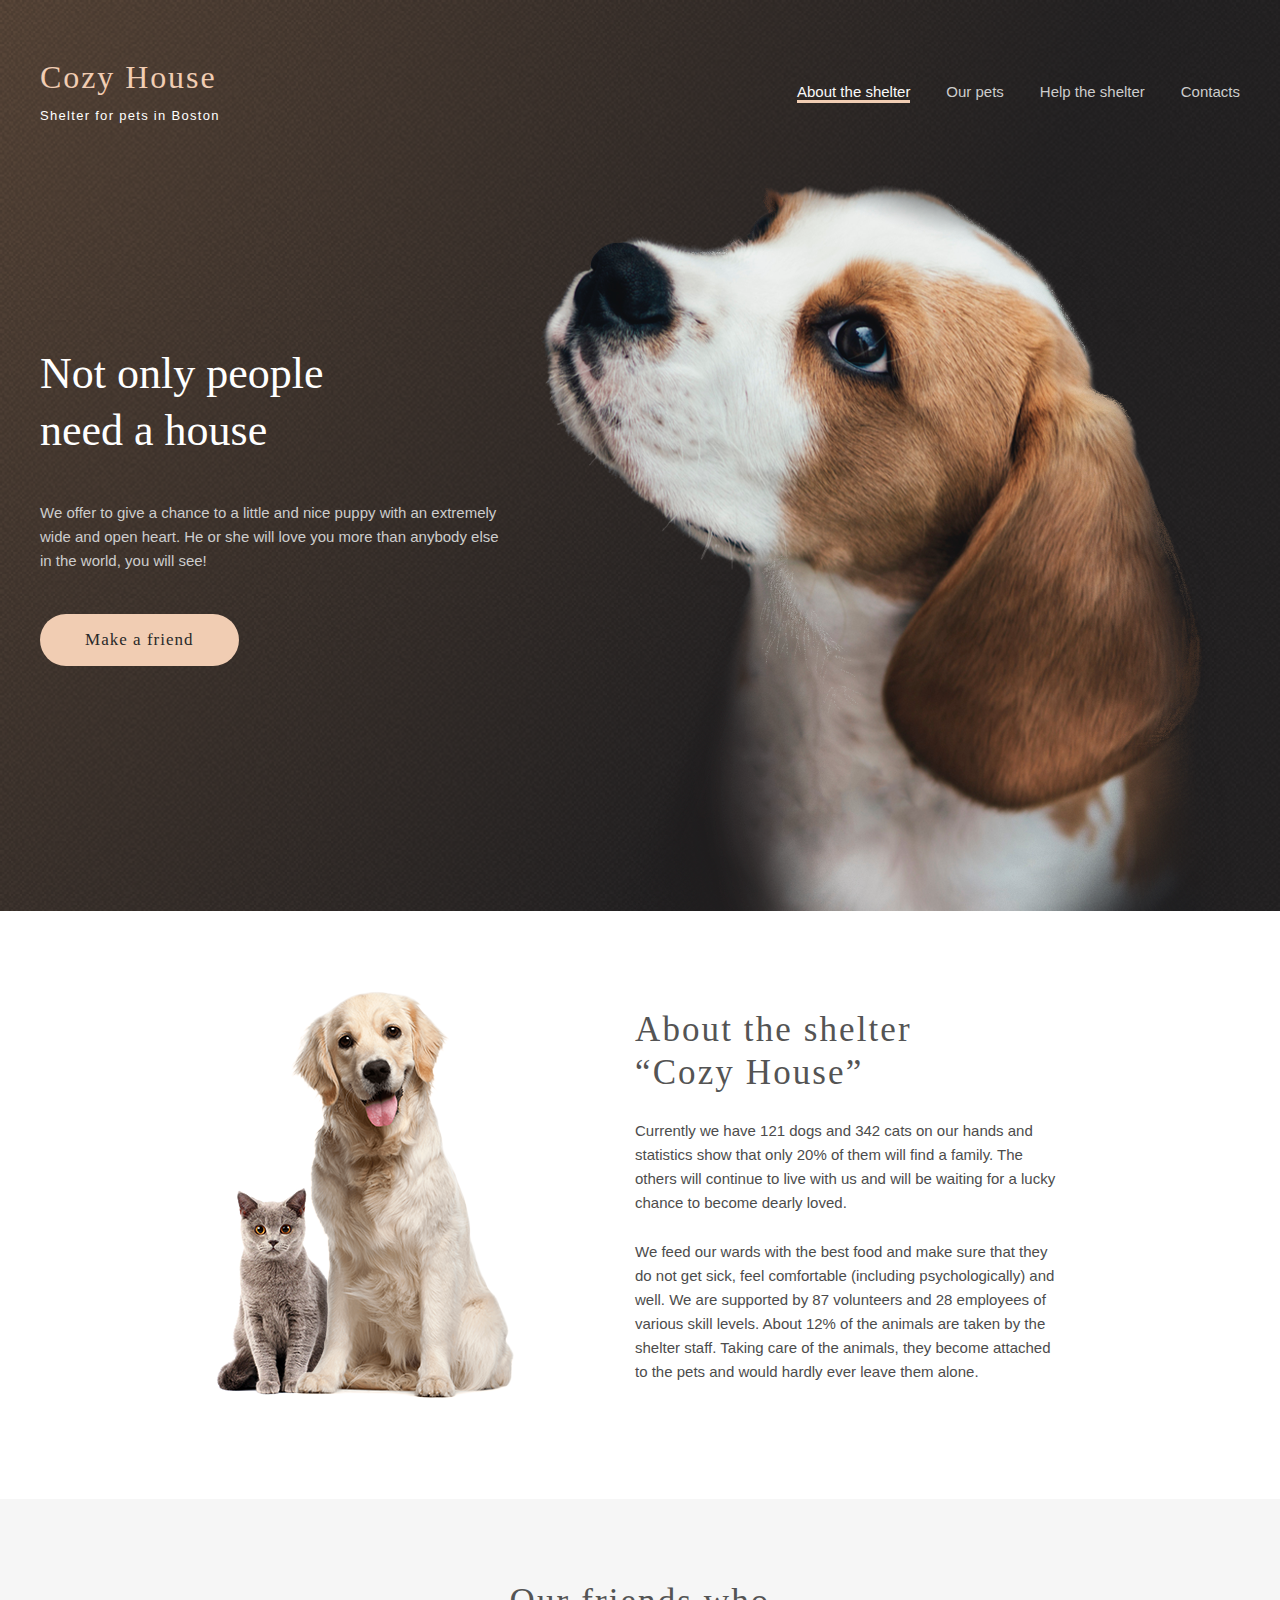
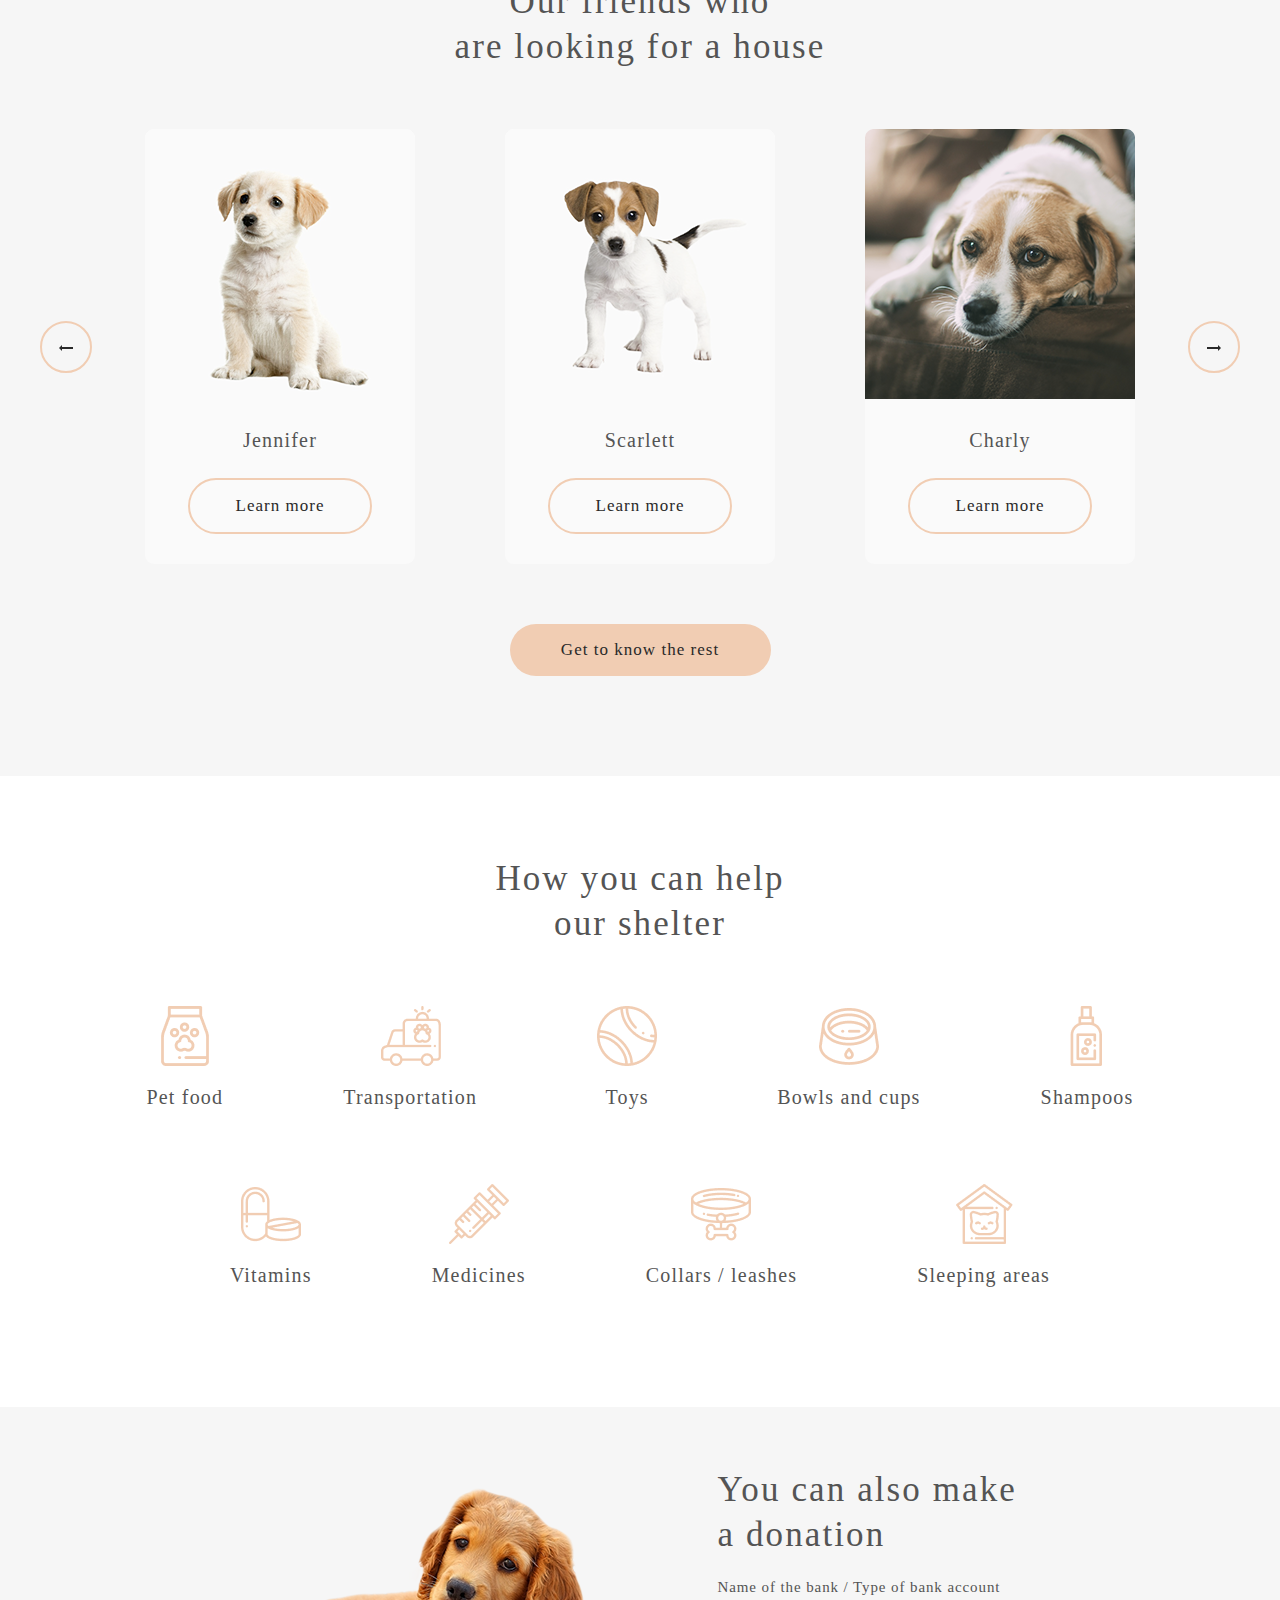
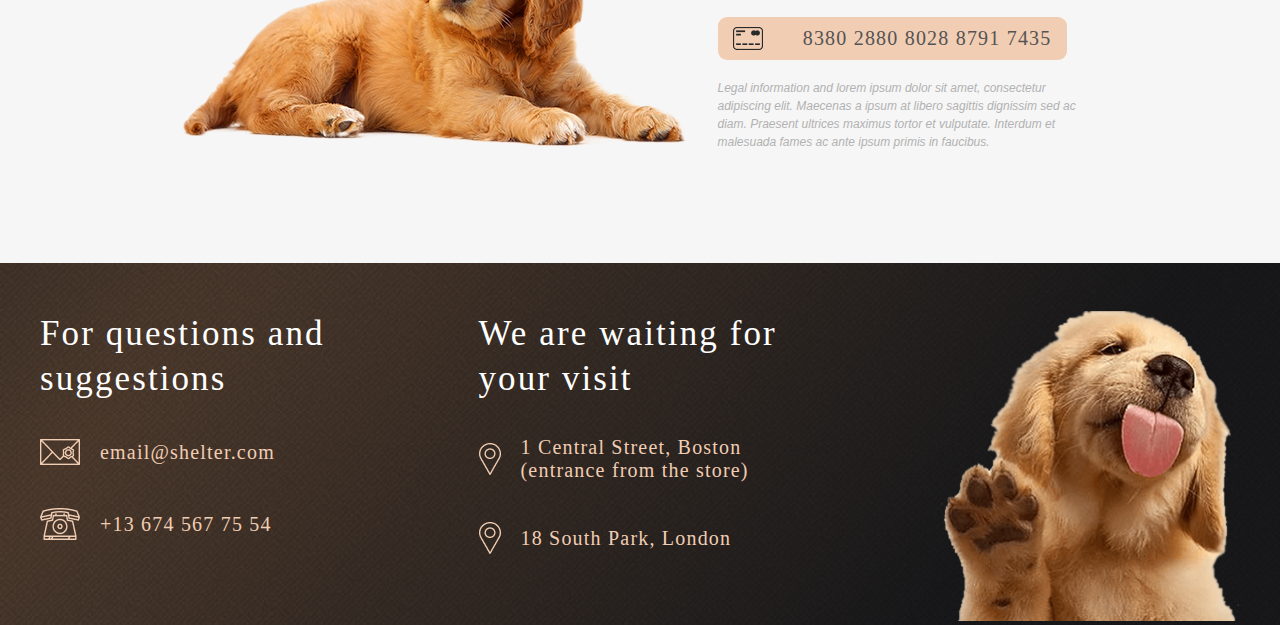
<file: shelter/pages/main/index.html>
<!DOCTYPE html>
<html lang="en">
<head>
    <meta charset ="UTF-8"/>
    <meta name="viewport" content="width=device-width, initial-scale=1">
    <title>Shelter</title>
    <link href="style.css" rel="stylesheet" type="text/css">
</head>
<body>
    <div class="wrapper">
        <div class="header">
            <div class="container">
                <header>
                    <div class="header_menu">
                        <div class="logo">
                            <h1>Cozy House</h1>
                            <p>Shelter for pets in Boston</p>
                        </div> 
                        <div class="menu">
                            <ul>
                                <li><a href="javascript:scroll(0,0)" class="active">About the shelter</a></li>
                                <li><a href="../pets/index.html">Our pets</a></li>
                                <li>Help the shelter</li>
                                <li>Contacts</li>
                            </ul>
                        </div>
                        <div class="burger-menu">
                            <img src="../../assets/images/Burger-main.png">
                        </div>
                        <div class="mobile_menu_container">
                            <div class="mobile_header">
                                <div class="logo">
                                    <h1>Cozy House</h1>
                                    <p>Shelter for pets in Boston</p>
                                </div>
                                <div class="burger-menu second_burger">
                                    <img src="../../assets/images/Burger-main.png">
                                </div> 
                            </div>
                            <div class="mobile_menu">
                                <ul>
                                    <li><a href="index.html" class="active">About the shelter</a></li>
                                    <li><a href="../pets/index.html">Our pets</a></li>
                                    <li><a href="#">Help the shelter</a></li>
                                    <li><a href="#">Contacts</a></li>
                                </ul>
                            </div>
                        </div>
                     </div>
                </header> 
                <div class="header_main">
                    <div class="header_main_title">
                        <h2>Not only people need a house</h2>
                        <p>We offer to give a chance to a little and nice puppy with an extremely wide and open heart. He or she will love you more than anybody else in the world, you will see!</p>
                        <a href="../pets/index.html"><button class="header_main_btn">Make a friend</button></a>
                    </div>
                    <div class="header_main_image">
                        <img src="../../assets/images/start-screen-puppy.png">
                    </div>
                </div>
            </div>
        </div>
        <main>
            <div class="about">
                <div class="container">
                    <div class="about_image">
                        <img src="../../assets/images/about-pets.png">
                    </div>
                    <div class="about_title">
                        <h3>About the shelter<br> “Cozy House”</h3>
                        <p>Currently we have 121 dogs and 342 cats on our hands and statistics show that only 20% of them will find a family. The others will continue to live with us and will be waiting for a lucky chance to become dearly loved.</p>
                        <p>We feed our wards with the best food and make sure that they do not get sick, feel comfortable (including psychologically) and well. We are supported by 87 volunteers and 28 employees of various skill levels. About 12% of the animals are taken by the shelter staff. Taking care of the animals, they become attached to the pets and would hardly ever leave them alone.</p>
                    </div>
                </div> 
            </div>
            <div class="main_pets">
                <div class="container">
                    <h3>Our friends who<br> are looking for a house</h3>
                    <div class="pets_slider">
                        <div class="arrow arrow_left">
                            <button class="arrow_btn arrow_left_btn"><img src="../../assets/images/Arrow.png"></button>
                        </div>
                        <div class="main_pets_wrap">
                            <div class="main_pets_wrap_slider">
                                <!-- <div class="pet_card">
                                    <div class="pet_card_img">
                                        <img src="../../assets/images/pets-katrine.png">
                                    </div>
                                    <h5>Katrine</h5>
                                    <button class="pet_card_btn">Learn more</button>
                                </div>
                                <div class="pet_card">
                                    <div class="pet_card_img">
                                        <img src="../../assets/images/pets-jennifer.png">
                                    </div>
                                    <h5>Jennifer</h5>
                                    <button class="pet_card_btn">Learn more</button>
                                </div>
                                <div class="pet_card">
                                    <div class="pet_card_img">
                                        <img src="../../assets/images/pets-woody.png">
                                    </div>
                                    <h5>Woody</h5>
                                    <button class="pet_card_btn">Learn more</button>
                                </div> -->
                            </div>  
                        </div> 
                         <div class="arrow arrow_right">
                            <button class="arrow_btn arrow_right_btn"><img src="../../assets/images/Arrow-right.png"></button>
                        </div> 
                    </div>
                    <a href="../pets/index.html"><button class="main_pets_more_btn">Get to know the rest</button></a>
                </div>
            </div>
            <div class="help">
                <div class="container">
                    <h3>How you can help our shelter</h3>
                    <div class="help_main">
                        <div class="help_card">
                            <div class="help_card_img">
                                <img src="../../assets/images/icon-pet-food.png">
                            </div>
                            <p>Pet food</p>
                        </div>
                        <div class="help_card">
                            <div class="help_card_img">
                                <img src="../../assets/images/icon-transportation.png">
                            </div>
                            <p>Transportation</p>
                        </div>
                        <div class="help_card">
                            <div class="help_card_img">
                                <img src="../../assets/images/icon-toys.png">
                            </div>
                            <p>Toys</p>
                        </div>
                        <div class="help_card">
                            <div class="help_card_img">
                                <img src="../../assets/images/icon-bowls-and-cups.png">
                            </div>
                            <p>Bowls and cups</p>
                        </div>
                        <div class="help_card">
                            <div class="help_card_img">
                                <img src="../../assets/images/icon-shampoos.png">
                            </div>
                            <p>Shampoos</p>
                        </div>
                        <div class="help_card">
                            <div class="help_card_img">
                                <img src="../../assets/images/icon-vitamins.png">
                            </div>
                            <p>Vitamins</p>
                        </div>
                        <div class="help_card">
                            <div class="help_card_img">
                                <img src="../../assets/images/icon-medicines.png">
                            </div>
                            <p>Medicines</p>
                        </div>
                        <div class="help_card">
                            <div class="help_card_img">
                                <img src="../../assets/images/icon-collars-leashes.png">
                            </div>
                            <p>Collars / leashes</p>
                        </div>
                        <div class="help_card">
                            <div class="help_card_img">
                                <img src="../../assets/images/icon-sleeping-area.png">
                            </div>
                            <p>Sleeping areas</p>
                        </div>
                    </div>
                </div>
            </div>
            <div class="donation">
                <div class="container">
                    <div class="donation_img">
                        <img src="../../assets/images/donation-dog.png">
                    </div>
                    <div class="donation_title">
                        <h3>You can also make a donation</h3>
                        <p class="name_bank">Name of the bank / Type of bank account</p>
                        <div class="credit_card">
                            <a href="#">
                                <img src="../../assets/images/credit-card.png">
                                <span>8380 2880 8028 8791 7435</span>
                            </a> 
                        </div>
                        <p class="donation_info">Legal information and lorem ipsum dolor sit amet, consectetur adipiscing elit. Maecenas a ipsum at libero sagittis dignissim sed ac diam. Praesent ultrices maximus tortor et vulputate. Interdum et malesuada fames ac ante ipsum primis in faucibus.</p>
                    </div>
                </div>
            </div>
        </main>
        <footer>
            <div class="container">
                <div class="contacts email_and_telefon_block">
                    <h3>For questions and suggestions</h3>
                    <div class="contacts_container">
                        <div class="contact email">
                            <a href="mailto:email@shelter.com">
                                <div class="contact_icon">
                                    <img src="../../assets/images/icon-email.png">
                                </div>
                                <p>email@shelter.com</p>
                            </a>    
                        </div>
                        <div class="contact telefon">
                            <a href="tel:+136745677554">
                                <div class="contact_icon">
                                    <img src="../../assets/images/icon-phone.png">
                                </div>
                                <p>+13 674 567 75 54</p>
                            </a> 
                        </div>
                    </div>
                </div>
                <div class="contacts adress_block">
                    <h3>We are waiting for your visit</h3>
                    <div class="contacts_container">
                        <div class="contact adress_one">
                            <a href="https://goo.gl/maps/2P7M9T7A7yiMBicH7" target="_blank">
                                <div class="contact_icon">
                                    <img src="../../assets/images/icon-marker.png">
                                </div>
                                <p>1 Central Street, Boston (entrance from the store)</p>
                            </a>   
                        </div>
                        <div class="contact adress_two">
                            <a href="https://goo.gl/maps/NYM5RBg9KrAisBM88" target="_blank">
                                <div class="contact_icon">
                                    <img src="../../assets/images/icon-marker.png">
                                </div>
                                <p>18 South Park, London</p>
                            </a>
                        </div>
                    </div>  
                </div>
                <div class="img_block">
                    <img src="../../assets/images/footer-puppy.png">
                </div>
            </div>
        </footer>
    </div>
    <div class="modal_container" id="modal">
        <div class="modal_container_wrap">
            <button class="close_btn" id="close"><img src="../../assets/images/Vector.png"></button>
            <div class="modal">
            
                <!-- <button class="close_btn" id="close"> <img src="../../assets/images/Vector.png"></button>
                <div class="modal_wrap">
                    <div class="modal_img">
                        <img src="../../assets/images/pets-katrine.png">
                    </div>
                    <div class="modal_content">
                        <h3>Jennifer</h3>
                        <h4>Dog - Labrador</h4>
                        <h5>Jennifer is a sweet 2 months old Labrador that is patiently waiting to find a new forever home. This girl really enjoys being able to go outside to run and play, but won't hesitate to play up a storm in the house if she has all of her favorite toys.</h5>
                        <ul class="modal_content_list">
                            <li><span>Age: </span> 2 months</li>
                            <li><span>Inoculations: </span> none</li>
                            <li><span>Diseases: </span> none</li>
                            <li><span>Parasites: </span> none</li>
                        </ul>
                    </div>
                </div> -->
            </div>
        </div>
    </div>
    <script src="sliderMain.js"></script>
    <script src="script.js"></script>
    <script src="arrayMain.js"></script>
</body>
</file>
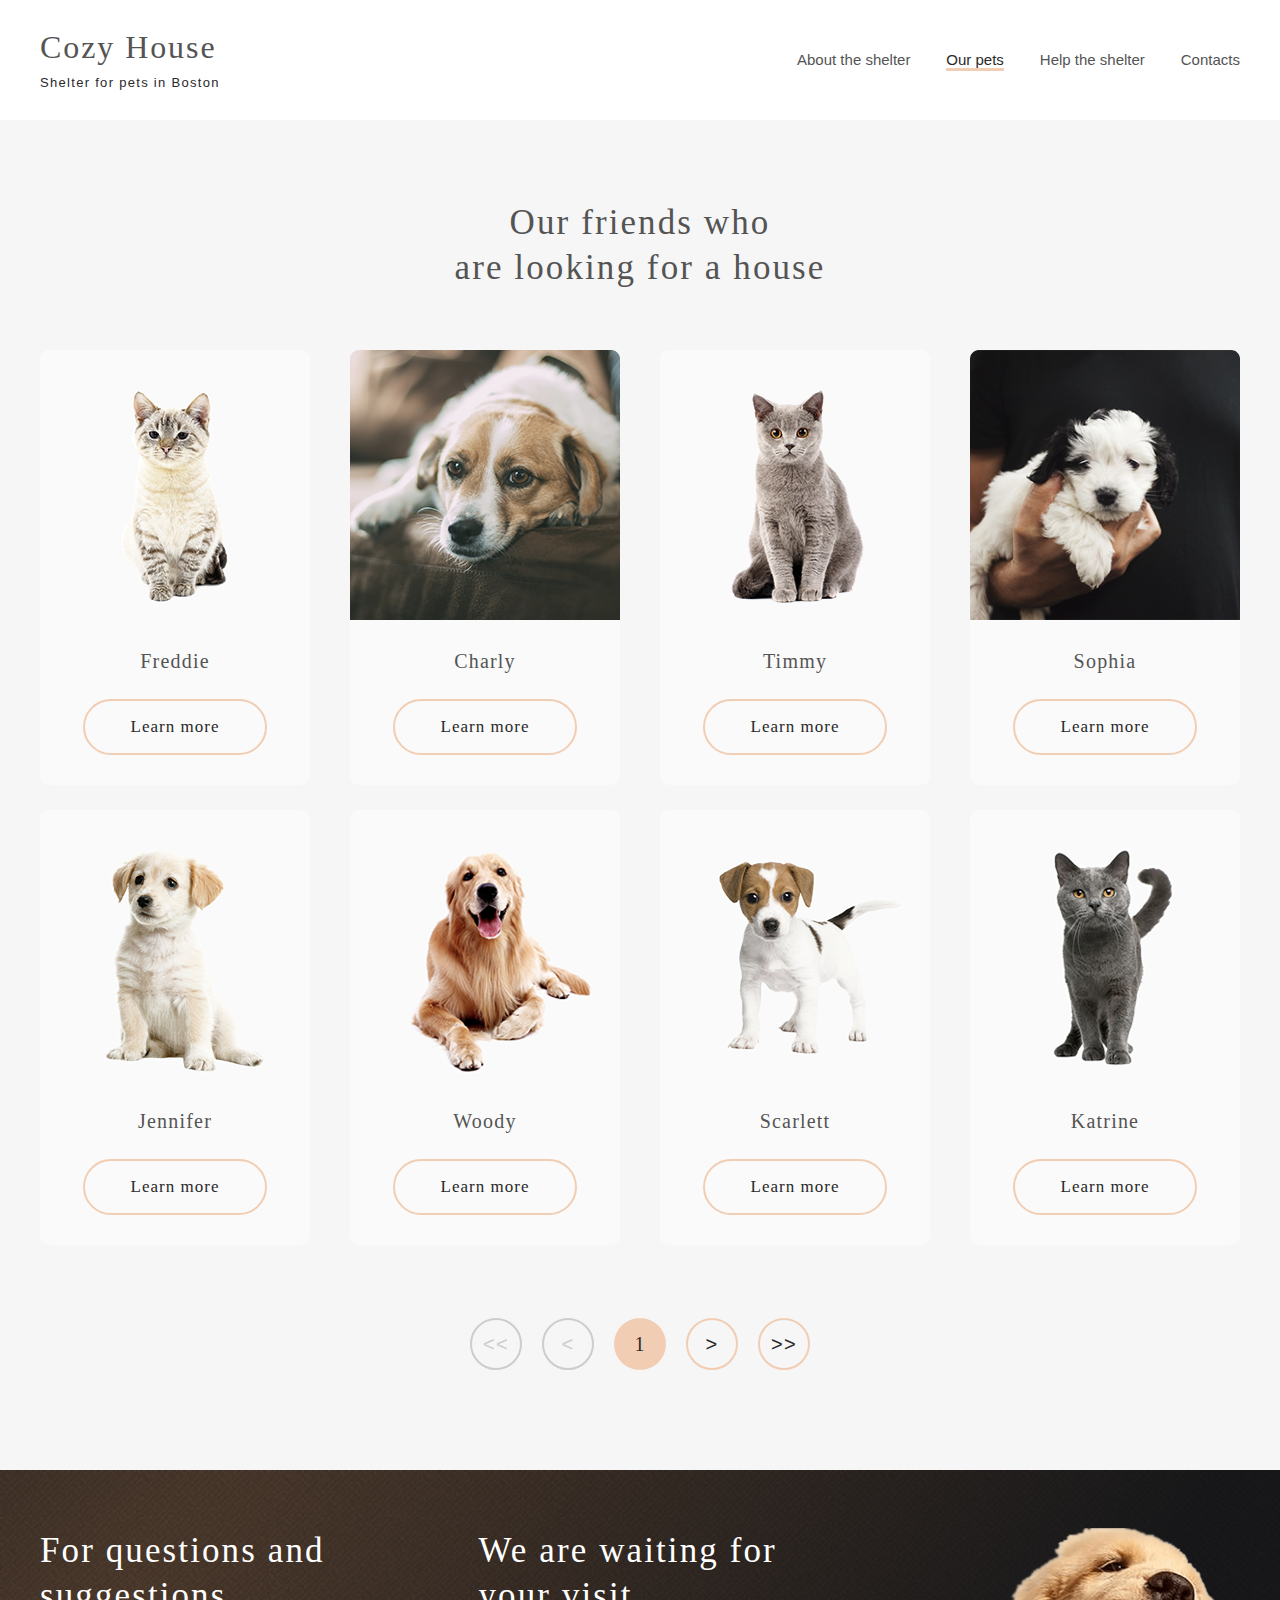
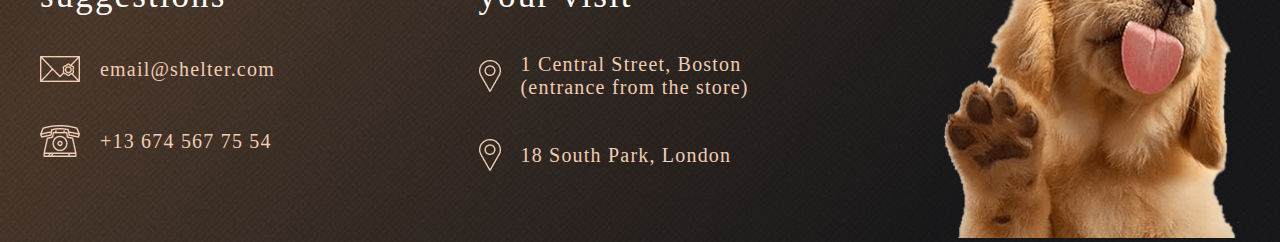
<file: shelter/pages/pets/index.html>
<!DOCTYPE html>
<html lang="en">
<head>
    <meta charset ="UTF-8"/>
    <meta name="viewport" content="width=device-width, initial-scale=1">
    <title>Shelter</title>
    <link href="style.css" rel="stylesheet" type="text/css">
</head>
<body>
    <div class="wrapper">
        <header class="header">
            <div class="container">
                <div class="header_menu">
                    <a href="../main/index.html" class="logo">
                        <h1>Cozy House</h1>
                        <p>Shelter for pets in Boston</p>
                    </a> 
                    <div class="menu">
                        <ul>
                            <li><a href="../main/index.html">About the shelter</a></li>
                            <li><a href="javascript:scroll(0,0)" class="active">Our pets</a></li>
                            <li>Help the shelter</li>
                            <li>Contacts</li>
                        </ul>
                    </div>
                    <div class="burger-menu">
                        <img src="../../assets/images/Burger.png">
                    </div>
                    <div class="mobile_menu_container">
                        <div class="mobile_header">
                            <a href="../main/index.html" class="logo">
                                <h1>Cozy House</h1>
                                <p>Shelter for pets in Boston</p>
                            </a> 
                            <div class="burger-menu second_burger">
                                <img src="../../assets/images/Burger.png">
                            </div> 
                        </div>
                        <div class="mobile_menu">
                            <ul>
                                <li><a href="../main/index.html">About the shelter</a></li>
                                <li><a href="index.html" class="active">Our pets</a></li>
                                <li><a href="#">Help the shelter</a></li>
                                <li><a href="#">Contacts</a></li>
                            </ul>
                        </div>
                    </div>
                 </div>
            </div>
        </header> 
        <main class="main">
            <div class="pets_block">
                <div class="container">
                    <h3>Our friends who<br>
                        are looking for a house</h3>
                    <div class="pets_block_wrapper">
                        <div class="main_pets_wrap_slider"></div>
                        <!-- <div class="pet_card">
                            <div class="pet_card_img">
                                <img src="../../assets/images/pets-katrine.png">
                            </div>
                            <h5>Katrine</h5>
                            <button class="pet_card_btn">Learn more</button>
                        </div>
                        <div class="pet_card">
                            <div class="pet_card_img">
                                <img src="../../assets/images/pets-jennifer.png">
                            </div>
                            <h5>Jennifer</h5>
                            <button class="pet_card_btn">Learn more</button>
                        </div>
                        <div class="pet_card">
                            <div class="pet_card_img">
                                <img src="../../assets/images/pets-woody.png">
                            </div>
                            <h5>Woody</h5>
                            <button class="pet_card_btn">Learn more</button>
                        </div>
                        <div class="pet_card">
                            <div class="pet_card_img">
                                <img src="../../assets/images/pets-sophia.png">
                            </div>
                            <h5>Sophia</h5>
                            <button class="pet_card_btn">Learn more</button>
                        </div>
                        <div class="pet_card">
                            <div class="pet_card_img">
                                <img src="../../assets/images/pets-timmy.png">
                            </div>
                            <h5>Timmy</h5>
                            <button class="pet_card_btn">Learn more</button>
                        </div>
                        <div class="pet_card">
                            <div class="pet_card_img">
                                <img src="../../assets/images/pets-charly.png">
                            </div>
                            <h5>Charly</h5>
                            <button class="pet_card_btn">Learn more</button>
                        </div>
                        <div class="pet_card">
                            <div class="pet_card_img">
                                <img src="../../assets/images/pets-scarlet.png">
                            </div>
                            <h5>Scarlett</h5>
                            <button class="pet_card_btn">Learn more</button>
                        </div>
                        <div class="pet_card">
                            <div class="pet_card_img">
                                <img src="../../assets/images/pets-freddie.png">
                            </div>
                            <h5>Freddie</h5>
                            <button class="pet_card_btn">Learn more</button>
                        </div> -->
                    </div> 
                    <div class="pagination">
                        <div class="back-double">
                            <button type="button">&lt;&lt;</button>
                        </div>
                        <div class="back">
                            <button type="button">&lt;</button>
                        </div>
                        <div class="page">
                            <span></span>
                        </div>
                        <div class="next">
                            <button>&gt;</button>
                        </div>
                        <div class="next-double">
                            <button>&gt;&gt;</button>
                        </div>
                    </div>   
                </div>
            </div>
        </main>
        <footer>
            <div class="container">
                <div class="contacts email_and_telefon_block">
                    <h3>For questions and suggestions</h3>
                    <div class="contacts_container">
                        <div class="contact email">
                            <a href="mailto:email@shelter.com">
                                <div class="contact_icon">
                                    <img src="../../assets/images/icon-email.png">
                                </div>
                                <p>email@shelter.com</p>
                            </a>    
                        </div>
                        <div class="contact telefon">
                            <a href="tel:+136745677554">
                                <div class="contact_icon">
                                    <img src="../../assets/images/icon-phone.png">
                                </div>
                                <p>+13 674 567 75 54</p>
                            </a> 
                        </div>
                    </div>
                </div>
                <div class="contacts adress_block">
                    <h3>We are waiting for your visit</h3>
                    <div class="contacts_container">
                        <div class="contact adress_one">
                            <a href="https://goo.gl/maps/2P7M9T7A7yiMBicH7" target="_blank">
                                <div class="contact_icon">
                                    <img src="../../assets/images/icon-marker.png">
                                </div>
                                <p>1 Central Street, Boston (entrance from the store)</p>
                            </a>   
                        </div>
                        <div class="contact adress_two">
                            <a href="https://goo.gl/maps/NYM5RBg9KrAisBM88" target="_blank">
                                <div class="contact_icon">
                                    <img src="../../assets/images/icon-marker.png">
                                </div>
                                <p>18 South Park, London</p>
                            </a>
                        </div>
                    </div>  
                </div>
                <div class="img_block">
                    <img src="../../assets/images/footer-puppy.png">
                </div>
            </div>
        </footer>
    </div>
    <div class="modal_container" id="modal">
        <div class="modal_container_wrap">
            <button class="close_btn" id="close"><img src="../../assets/images/Vector.png"></button>
            <div class="modal">
            
                <!-- <button class="close_btn" id="close"> <img src="../../assets/images/Vector.png"></button>
                <div class="modal_wrap">
                    <div class="modal_img">
                        <img src="../../assets/images/pets-katrine.png">
                    </div>
                    <div class="modal_content">
                        <h3>Jennifer</h3>
                        <h4>Dog - Labrador</h4>
                        <h5>Jennifer is a sweet 2 months old Labrador that is patiently waiting to find a new forever home. This girl really enjoys being able to go outside to run and play, but won't hesitate to play up a storm in the house if she has all of her favorite toys.</h5>
                        <ul class="modal_content_list">
                            <li><span>Age: </span> 2 months</li>
                            <li><span>Inoculations: </span> none</li>
                            <li><span>Diseases: </span> none</li>
                            <li><span>Parasites: </span> none</li>
                        </ul>
                    </div>
                </div> -->
            </div>
        </div>
    </div>
    <script src="slider.js"></script>
    <script src="script.js"></script>  
    <script src="array.js"></script>
</body>
</file>
<file: shelter/pages/main/style.css>
* {
    box-sizing: border-box;
}
body {
    margin: 0;
}
button {
    outline: none;
}
.wrapper {
    max-width: 1280px;
    margin: 0 auto;
}
.container {
    max-width: 1200px;
    width: 100%;
    margin: 0 auto;
    padding: 80px 0 100px 0;
}
.header {
    background-image: url(../../assets/images/start-screen-gradient-background.png);
    background-size: cover;
}
.header .container {
    padding: 60px 0 0 0;
}
.header_menu {
    display: flex;
    align-items: center;
    justify-content: space-between;
    /* padding: 60px 0; */
}
.header_main {
    height: 728px;
    display: flex;
    /* align-items: center; */
    margin-top: 60px;
}
.header_main_image {
    margin-left: 40px;
}
.logo h1 {
    font-family: Georgia;
    font-style: normal;
    font-weight: normal;
    font-size: 32px;
    line-height: 35px;
    letter-spacing: 0.06em;
    color: #F1CDB3;
    margin: 0;
}
.logo p {
    font-family: Arial;
    font-style: normal;
    font-weight: normal;
    font-size: 13px;
    line-height: 15px;
    letter-spacing: 0.1em;
    color: #FFFFFF;
    margin-bottom: 0;
}
.mobile_header {
    display: flex;
    align-items: center;
    justify-content: space-between;
    background: #292929;
    width: 320px;
    padding: 30px 10px 158px;
}
.menu ul {
    list-style: none;
    padding: 0;
    display: flex;
    justify-content: space-between;
    width: 443px;
}
.mobile_menu ul {
    list-style: none;
    padding: 0;
}
.menu ul li a.active, .mobile_menu ul li a.active {
    color: #FAFAFA;
    border-bottom: 3px solid #F1CDB3;
}
.menu ul li a, .mobile_menu ul li a, .menu ul li {
    font-family: Arial;
    font-style: normal;
    font-weight: normal;
    font-size: 15px;
    line-height: 24px;
    color: #CDCDCD;
    text-decoration: none;
    cursor: pointer;
}
.mobile_menu_container{
	position: fixed;
    top: 0px;
	width: 100%;
    height: 100%;
    background: rgba(41, 41, 41, 0.6);
    z-index: 2;
    right:-180%;
    -webkit-transition: all 500ms;
    -webkit-transition: all 500ms;
    -moz-transition: all 500ms;
    -o-transition: all 500ms;
    transition: all 500ms;
    display: flex;
    flex-flow: column;
    align-items: flex-end;
}
.second_burger {
    margin-right: 43px;
}
.mobile_menu{
	width: 320px;
	overflow: hidden;
    background: #292929;
    text-align: center;
    height: 100%;
}
.noscroll{
    overflow: hidden;
}
.activity {
    right: 0;
    -webkit-transition: all 500ms;
    -webkit-transition: all 500ms;
    -moz-transition: all 500ms;
    -o-transition: all 500ms;
    transition: all 500ms;
}
.header_main_title {
    margin-top: -132px;
}
.header_main_title h2 {
    font-family: Georgia;
    font-style: normal;
    font-weight: normal;
    font-size: 44px;
    line-height: 57px;
    color: #FFFFFF;
    width: 310px;
}
.mobile_header .burger-menu {
    transform: rotate(90deg);
}
.header_main_title {
    margin-top: 125px;
}
.header_main_title p {
    font-family: Arial;
    font-style: normal;
    font-weight: normal;
    font-size: 15px;
    line-height: 24px;
    color: #CDCDCD;
    margin-top: 42px;
    width: 460px;
}
.header_main_btn {
    background: #F1CDB3;
    border-radius: 100px;
    padding: 15px 45px;
    font-family: Georgia;
    font-style: normal;
    font-weight: normal;
    font-size: 17px;
    line-height: 22px;
    letter-spacing: 0.06em;
    color: #292929;
    margin-top: 26px;
    border: none;
}
body.hide_menu .logo, body.hide_menu .burger-menu {
    display: none;
}
body.hide_menu .mobile_header .logo, body.hide_menu .mobile_header .burger-menu {
    display: block;
}
.about {
    height: 588px;
    background: #FFFFFF;
}
.about .container {
    display: flex;
    /* align-items: center; */
    height: 100%;
    justify-content: center;
}
.about_title h3 {
    font-family: Georgia;
    font-style: normal;
    font-weight: normal;
    font-size: 35px;
    line-height: 43px;
    letter-spacing: 0.06em;
    color: #545454;
    margin-top: 17px;
    margin-bottom: 0;
}
.about_title p {
    font-family: Arial;
    font-style: normal;
    font-weight: normal;
    font-size: 15px;
    line-height: 24px;
    color: #4C4C4C;
    margin-top: 25px;
}
.about_image {
    margin-right: 120px;
}
.about_title {
    width: 430px;
}
.main_pets {
    background: #F6F6F6;
    height: 877px;
    display: flex;
}
.pets_slider, .main_pets_wrap {
    display: flex;
    align-items: center;
    justify-content: space-between;
}
.main_pets .container, .help .container {
    display: flex;
    align-items: center;
    flex-flow: column;
    justify-content: space-between;
}
.pets_slider {
    width: 100%;
}
.arrow_btn {
    width: 52px;
    height: 52px;
    border: 2px solid #F1CDB3;
    border-radius: 100px;
    background: inherit;
}
.pet_card {
    width: 270px;
    height: 435px;
    background: #FAFAFA;
    border-radius: 9px;
    display: flex;
    flex-flow: column;
    align-items: center;
    justify-content: space-between;
    margin: 0 45px;
}
.main_pets_wrap {
    width: 1080px;
    overflow: hidden;  
}
.main_pets_wrap_slider {
    width: 100%;
    transition: right 0.3s;
    display: flex;
    align-items: center;
    justify-content: space-between;
    position: relative;
}
.main_pets h3, .help h3 {
    font-family: Georgia;
    font-style: normal;
    font-weight: normal;
    font-size: 35px;
    line-height: 45px;
    letter-spacing: 0.06em;
    color: #545454;
    width: 400px;
    margin: 0;
    text-align: center;
}
.pet_card_btn {
    border: 2px solid #F1CDB3;
    border-radius: 100px;
    padding: 15px 45px;
    font-family: Georgia;
    font-style: normal;
    font-weight: normal;
    font-size: 17px;
    line-height: 22px;
    letter-spacing: 0.06em;
    color: #292929;
    background: inherit;
    margin-bottom: 30px;
}
.main_pets_more_btn {
    background: #F1CDB3;
    border-radius: 100px;
    width: 261px;
    height: 52px;
    font-family: Georgia;
    font-style: normal;
    font-weight: normal;
    font-size: 17px;
    line-height: 22px;
    letter-spacing: 0.06em;
    color: #292929;
    border: none;
}
.help {
    background: #FFFFFF;
}
.help_main {
    display: flex;
    align-items: center;
    flex-wrap: wrap;
    justify-content: center;
    width: 95%;
    margin-top: 5px;
}
.help h3 {
    text-align: center;
    width: 313px;
}
.help_card p {
    font-size: 20px;
    line-height: 23px;
    text-align: center;
    letter-spacing: 0.06em;
    color: #545454;
}
.help_card {
    margin: 55px 60px 0;
}
.help_card_img {
    display: flex;
    align-items: center;
    justify-content: center;
}
.pet_card h5 {
    font-family: Georgia;
    font-style: normal;
    font-weight: normal;
    font-size: 20px;
    line-height: 23px;
    text-align: center;
    letter-spacing: 0.06em;
    color: #545454;
    margin: 0;
}
.donation {
    background: #F6F6F6;
}
.donation .container {
    display: flex;
    /* align-items: center; */
    justify-content: center;
}
.donation_title {
    width: 380px;
    margin-left: 30px;
}
.donation_title h3 {
    font-family: Georgia;
    font-style: normal;
    font-weight: normal;
    font-size: 35px;
    line-height: 45px;
    letter-spacing: 0.06em;
    color: #545454;
    margin-top: -20px;
    width: 300px;
}
.name_bank {
    font-family: Georgia;
    font-style: normal;
    font-weight: normal;
    font-size: 15px;
    line-height: 17px;
    letter-spacing: 0.06em;
    color: #545454;
    margin-top: -13px;
    margin-bottom: 21px;
}
.donation_info {
    font-family: Arial;
    font-style: italic;
    font-weight: normal;
    font-size: 12px;
    line-height: 18px;
    color: #B2B2B2;
    margin-top: 19px;
}
.credit_card a{
    background: #F1CDB3;
    border-radius: 9px;
    padding: 10px 15px;
    display: flex;
    align-items: center;
    justify-content: space-between;
    width: 349px;
    text-decoration: none;
}
.credit_card span {
    font-family: Georgia;
    font-style: normal;
    font-weight: normal;
    font-size: 20px;
    line-height: 23px;
    letter-spacing: 0.06em;
    color: #545454;
}
footer {
    background: url(../../assets/images/footer-gradient-background.png);
    background-size: cover;
}
footer .container {
    display: flex;
    justify-content: space-between;
    padding-bottom: 0;
    padding: 48px 0 0 0;
}
.contact p {
    margin: 0;
}
.contact.telefon, .contact.adress_two {
    margin-top: 40px;
}
.adress_block {
    margin-left: -23px;
}
.contacts_container {
    margin-top: 35px;
}
.contacts h3 {
    font-family: Georgia;
    font-style: normal;
    font-weight: normal;
    font-size: 35px;
    line-height: 45px;
    letter-spacing: 0.06em;
    color: #FFFFFF;
    margin: 0;
}
.contact a {
    display: flex;
    align-items: center;
    font-family: Georgia;
    font-style: normal;
    font-weight: normal;
    font-size: 20px;
    line-height: 23px;
    letter-spacing: 0.06em;
    color: #F1CDB3;
    text-decoration: none;
}
.contact_icon {
    margin-right: 20px;
    display: flex;
}
.contacts {
    width: 25%;
}
.menu ul a:hover {
    color: #FAFAFA;
    cursor: pointer;
}
.header_main_btn:hover, .main_pets_more_btn:hover {
    background: #FDDCC4;
    cursor: pointer;
}
.arrow_btn:hover {
    background: #FDDCC4;
    cursor: pointer;
}
.pet_card:hover {
    box-shadow: 0px 2px 35px 14px rgba(13, 13, 13, 0.04);
    cursor: pointer;
}
.credit_card a:hover {
    background: #FDDCC4;
    cursor: pointer;
}
.pet_card_btn:hover {
    background: #FDDCC4;
    cursor: pointer;
}
.burger-menu {
    display: none;
}
.modal_container {
    background: rgba(41, 41, 41, 0.6);
    display: none;
    position: fixed;
    top: 0;
    left: 0;
    right: 0;
    bottom: 0;
}
.modal_container.show-modal {
    display: block;
}
.modal_container_wrap {
    max-width: 952px;
    width: 100%;
    position: absolute;
    overflow: hidden;
    top: 50%;
    left: 50%;
    transform: translate(-50%, -50%);
    animation-name: modalopen;
    animation-duration: var(--modal-duration);
}
/* .modal {
    
} */
.modal_wrap {
    display: flex;
    background-color: #fff;
    margin-top: 52px;
    box-shadow: 0px 2px 35px 14px rgba(13, 13, 13, 0.04);
    max-width: 900px;
    width: 100%;
    border-radius: 9px;
}
.close_btn {
    background: transparent;
    position: absolute;
    top: 0;
    right: 0;
    border: 2px solid #F1CDB3;
    border-radius: 100px;
    width: 52px;
    height: 52px;
    display: flex;
    align-items: center;
    justify-content: center;
    cursor: pointer;
    outline:none;
}
.close_btn:hover {
    background: #FDDCC4;
}
.modal_img {
    width: 500px;
    height: 500px;
}
.modal_img img {
    width: 100%;
    height: 100%;
    border-bottom-left-radius: 9px;
}
.modal_content {
    margin-left: 30px;
    width: 351px;
    margin-top: 50px;
}
.modal_content h3 {
    font-weight: normal;
    font-size: 35px;
    line-height: 45px;
    letter-spacing: 0.06em;
    color: #000000;
    margin: 0;
}
.modal_content h4 {
    font-weight: normal;
    font-size: 20px;
    line-height: 23px;
    letter-spacing: 0.06em;
    color: #000000;
    margin-top: 10px;
    margin-bottom: 40px;
}
.modal_content h5 {
    font-weight: normal;
    font-size: 15px;
    line-height: 17px;
    letter-spacing: 0.06em;
    color: #000000;
}
.modal_content_list {    
    font-size: 15px;
    line-height: 17px;
    letter-spacing: 0.06em;
    color: #000000;
    padding: 0;
}
.modal_content_list span {
    font-weight: bold;
}
.modal_content_list li {
    list-style-type: none;
    display: flex;
    margin-bottom: 11px;
}
.modal_content_list li:before {
    color: #F1CDB3;
    content: '\25CF';
    padding-right: 10px;
    font-size: 9px;
}

@keyframes modalopen {
    from {
      opacity: 0;
    }
  
    to {
      opacity: 1;
    }
}

@media(max-width: 1279px) {
    .header .container {
        padding: 0;
    }
    header {
        padding: 30px;
    }
    .header_main {
        flex-flow: column;
    }
    .header_main {
        flex-flow: column;
        height: auto;
    }
    .header_main_title {
        padding: 60px 154px 0;
        display: flex;
        flex-flow: column;
        justify-content: center;
        margin: 0;
    }
    .about_title {
        margin: 0 auto;
    }
    .header_main_btn {
        margin: 0 auto;
    }
    .header_main_image {
        padding: 100px 30px 0 169px;
    }
    .header_main_image img {
        width: 100%;
    }
    .about {
        height: auto;
    }
    .about .container, .donation .container {
        flex-flow: column;
        flex-direction: column-reverse;
    }
    .about_image {
        margin: 0 auto;
        margin-top: 80px;
    }
    .pet_card {
        margin: 0 20px;
    }
    .main_pets_wrap {
        width: 580px;
        overflow: hidden;
    }
    .pets_slider {
        padding: 60px 30px;
    }
    .main_pets h3 {
        margin: 0;
    }
    footer .container {
        justify-content: center;
        padding: 30px 30px 0px;
        flex-wrap: wrap;
    }
    .contacts {
        width: 43%;
    }
    .email_and_telefon_block {
        margin-right: 60px;
    }
    .contacts_container {
        height: 117px;
        display: flex;
        flex-flow: column;
        justify-content: center;
        margin-top: 40px;
    }
    .img_block {
        margin-top: 65px;
    }
    .contact p {
        margin: 0;
    }
    .contact.telefon, .contact.adress_two {
        margin-top: 40px;
    }
    .help_main {
        width: 630px;
        margin: 0 auto;
        justify-content: space-between;
    }
    .help_card {
        width: 170px;
        display: flex;
        align-items: center;
        flex-flow: column;
        height: 113px;
        margin: 0;
        margin-top: 55px;
    }
    .help h3 {
        margin-bottom: 5px;
        margin-top: 0;
    }
    .donation_title {
        margin: 0 auto;
    }
    .donation_title h3 {
        margin: 0;
    }
    .name_bank {
        margin: 20px 0;
    }
    .donation_info {
        margin: 0;
        margin-top: 20px;
    }
    .donation_img {
        margin: 0 auto;
        margin-top: 60px;
    }
    .header_main_title p {
        margin: 42px 0;
    }
    .header_main_title h2 {
        margin: 0;
    }
    .modal_content h4 {
        margin-bottom: 20px;
    }
    .modal_container_wrap {
        max-width: 682px;
    }
    .modal_img {
        width: 350px;
        height: 350px;
    }
    .modal_wrap {
        max-width: 630px;
    }
    .modal {
        width: 630px;
    }
    .modal_content h5 {
        font-size: 13px;
        line-height: 14px;
        margin-bottom: 20px;
    }
    .modal_content_list li {
        margin-bottom: 5px;
    }
    .header_main_title a {
        display: flex;
        text-decoration: none;
    }
}
@media(max-width: 767px) {
    .burger-menu {
        display: block;
    }
    .menu {
        display: none;
    }
    .header_main_title p {
        width: 100%;
    }
    footer .container {
        flex-flow: column;
        padding: 30px 10px 0px;
    }
    .contacts {
        width: 100%;
        text-align: center;
    }
    .email_and_telefon_block {
        margin: 0;
    }
    .contacts.adress_block {
        margin: 40px 0;
    }
    .img_block {
        margin: 0;
        display: flex;
        justify-content: center;
    }
    .contacts_container {
        height: auto;
    }
    .contact a {
        justify-content: center;
    }
    .header_main_title h2, .help h3 {
        font-size: 25px;
        line-height: 32px;
    }
    header {
        padding: 30px 50px 0px 10px;
    }
    .header_main_title {
        padding: 60px 10px 0;
        text-align: center;
    }
    .header_main_image {
        padding: 105px 10px 0 50px;
    }
    .container {
        padding: 42px 10px;
    }
    .about_title {
        width: 100%;
    }
    .about_title h3, .main_pets h3, .donation_title h3 {
        text-align: center;
        font-size: 25px;
        line-height: 32px;
        width: 100%;
    }
    .about_title p {
        text-align: justify;
    }
    .about_image {
        margin-top: 42px;
    }
    .pets_slider {
        padding: 42px 25px;
        flex-flow: column;
        position: relative;
    }
    .main_pets_wrap {
        width: 270px;
    }
    .arrow {
        position: absolute;
        bottom: -40px;
    }
    .arrow_left {
        left: 70px;
    }
    .arrow_right {
        right: 70px;
    }
    .help_card {
        width: 130px;
        height: 87px;
    }
    .help_main {
        width: 290px;
    }
    .main_pets .container {
        justify-content: center;
    }
    .main_pets_more_btn{
        margin-top: 114px;
    }
    .donation_title {
        width: 100%;
        text-align: center;
    }
    .credit_card span {
        font-size: 15px;
        line-height: 17px;
    }
    .credit_card a {
        max-width: 349px;
        width: 100%;
        margin: 0 auto;
    }
    .donation_img img {
        width: 100%;
    }
    .contacts h3 {
        font-size: 25px;
        line-height: 32px;
        width: 270px;
        margin: 0 auto;
    }
    .help_main {
        margin-bottom: 42px;
    }
    .modal_container_wrap {
        width: 271px;
    }
    .modal_img {
        display: none;
    }
    .modal_wrap, .modal {
        max-width: 240px;
    }
    .modal_content {
        margin: 0;
        padding: 10px;
        width: 100%;
    }
    .modal_content h5 {
        text-align: justify;
        font-size: 13px;
        line-height: 14px;
    }
    .modal_content h3, .modal_content h4 {
        text-align: center;
    }
    .pet_card {
        margin: 0;
    }
}
</file>
<file: shelter/pages/pets/style.css>
* {
    box-sizing: border-box;
}
body {
    margin: 0;
}
button {
    outline: none;
}
.wrapper {
    max-width: 1280px;
    margin: 0 auto;
}
.container {
    max-width: 1200px;
    width: 100%;
    margin: 0 auto;
}
.header {
    background: #FFFFFF;
    position: fixed;
    width: 100%;
    margin: 0 auto;
    max-width: 1280px;
    top: 0;
    z-index: 10;
}
.header .container {
    padding: 30px 0px;
}
.header_menu {
    display: flex;
    align-items: center;
    justify-content: space-between;
}
.header_main {
    height: 728px;
    display: flex;
    align-items: center;
}
.logo {
    text-decoration: none;
}
.noscroll{
    overflow: hidden;
}
.logo h1 {
    font-family: Georgia;
    font-style: normal;
    font-weight: normal;
    font-size: 32px;
    line-height: 35px;
    letter-spacing: 0.06em;
    color: #545454;
    margin: 0;
}
.logo p {
    font-family: Arial;
    font-style: normal;
    font-weight: normal;
    font-size: 13px;
    line-height: 15px;
    letter-spacing: 0.1em;
    color: #292929;
    margin: 0;
    margin-top: 10px;
}
.menu ul {
    list-style: none;
    padding: 0;
    display: flex;
    justify-content: space-between;
    width: 443px;
}
.mobile_menu ul {
    list-style: none;
    padding: 0;
}
.menu ul li a.active, .mobile_menu ul li a.active {
    color: #292929;
    border-bottom: 3px solid #F1CDB3;
}
.menu ul li a, .mobile_menu ul li a, .menu ul li {
    font-family: Arial;
    font-style: normal;
    font-weight: normal;
    font-size: 15px;
    line-height: 24px;
    color: #545454;
    text-decoration: none;
    cursor: pointer;
}
.mobile_menu_container{
	position: fixed;
    top: 0px;
	width: 100%;
    height: 100%;
    background: rgba(41, 41, 41, 0.6);
    z-index: 2;
    right:-180%;
    -webkit-transition: all 500ms;
    -webkit-transition: all 500ms;
    -moz-transition: all 500ms;
    -o-transition: all 500ms;
    transition: all 500ms;
    display: flex;
    flex-flow: column;
    align-items: flex-end;
}
.second_burger {
    margin-right: 43px;
}
.mobile_header .burger-menu {
    transform: rotate(90deg);
}
.mobile_menu{
	width: 320px;
	overflow: hidden;
    background: white;
    text-align: center;
    height: 100%;
}
.activity {
    right: 0;
    -webkit-transition: all 500ms;
    -webkit-transition: all 500ms;
    -moz-transition: all 500ms;
    -o-transition: all 500ms;
    transition: all 500ms;
}
.mobile_header {
    display: flex;
    align-items: center;
    justify-content: space-between;
    background:white;
    width: 320px;
    padding: 30px 10px 158px;
}
body.hide_menu .logo, body.hide_menu .burger-menu {
    display: none;
}
body.hide_menu .mobile_header .logo, body.hide_menu .mobile_header .burger-menu {
    display: block;
}
.main {
    margin-top: 120px;
}
.pets_block .container {
    padding: 80px 0px 100px;
}
.pet_card {
    width: 270px;
    height: 435px;
    background: #FAFAFA;
    border-radius: 9px;
    display: flex;
    flex-flow: column;
    align-items: center;
    justify-content: space-between;
    margin-top: 25px;
}
.pets_block {
    background: #F6F6F6;
}
.pets_block h3 {
    font-family: Georgia;
    font-style: normal;
    font-weight: normal;
    font-size: 35px;
    line-height: 45px;
    text-align: center;
    letter-spacing: 0.06em;
    color: #545454;
    max-width: 400px;
    margin: 0 auto;
}
.pets_block_wrapper {
    display: flex;
    align-items: center;
    justify-content: space-between;
    flex-wrap: wrap;
    margin-top: 35px;
    overflow: hidden;
    height: 930px;
}
.main_pets_wrap_slider {
    display: flex;
    align-items: center;
    justify-content: space-between;
    flex-wrap: wrap;
    width: 100%;
    height: 100%;
    transition: top 0.3s;
    position: relative;
}
.pet_card h5 {
    font-family: Georgia;
    font-style: normal;
    font-weight: normal;
    font-size: 20px;
    line-height: 23px;
    text-align: center;
    letter-spacing: 0.06em;
    color: #545454;
    margin: 0;
}
.pet_card_btn {
    border: 2px solid #F1CDB3;
    border-radius: 100px;
    padding: 15px 45px;
    font-family: Georgia;
    font-style: normal;
    font-weight: normal;
    font-size: 17px;
    line-height: 22px;
    letter-spacing: 0.06em;
    color: #292929;
    background: inherit;
    margin-bottom: 30px;
}
.back-double button, .back button {
    width: 52px;
    height: 52px;
    border: 2px solid #F1CDB3;
    box-sizing: border-box;
    border-radius: 100px;
    display: flex;
    align-items: center;
    margin: 0 10px;
    justify-content: center;
    outline: none;
    background: #F6F6F6;
}
.next button, .next-double button {
    border: 2px solid #F1CDB3;
    box-sizing: border-box;
    border-radius: 100px;
    width: 52px;
    height: 52px;
    display: flex;
    align-items: center;
    margin: 0 10px;
    justify-content: center;
    outline: none;
    background: #F6F6F6;
}
.next button:hover, .next-double button:hover, .back-double button:hover, .back button:hover {
    background: #FDDCC4;
    cursor: pointer;
}
.next button:active, .next-double button:active, .back-double button:active, .back button:active {
    background: #F6F6F6;
}
.pagination button {
    font-weight: normal;
    font-size: 20px;
    line-height: 23px;
    display: flex;
    align-items: center;
    text-align: center;
    letter-spacing: 0.06em;
    color: #292929;
}
button:disabled {
    border: 2px solid #CDCDCD;
    color: #CDCDCD;
    pointer-events: none;
}
.page span {
    width: 52px;
    height: 52px;
    background: #F1CDB3;
    border-radius: 100px;
    font-family: Georgia;
    font-style: normal;
    font-weight: normal;
    font-size: 20px;
    line-height: 23px;
    display: flex;
    align-items: center;
    letter-spacing: 0.06em;
    color: #292929;
    margin: 0 10px;
    justify-content: center;
}
.pagination {
    display: flex;
    align-items: center;
    justify-content: center;
    margin-top: 63px;
}
.pet_card:hover{
    box-shadow: 0px 2px 35px 14px rgba(13, 13, 13, 0.04);
    cursor: pointer;
}
.menu ul li a:hover {
    color: #292929;
}
.pet_card_btn:hover {
    background: #FDDCC4;
    cursor: pointer;
}
footer {
    background: url(../../assets/images/footer-gradient-background.png);
    background-size: cover;
}
footer .container {
    display: flex;
    justify-content: space-between;
    padding-bottom: 0;
    padding: 58px 0 0 0;
}
.contact p {
    margin: 0;
}
.contact.telefon, .contact.adress_two {
    margin-top: 40px;
}
.adress_block {
    margin-left: -23px;
}
.contacts_container {
    margin-top: 35px;
}
.contacts h3 {
    font-family: Georgia;
    font-style: normal;
    font-weight: normal;
    font-size: 35px;
    line-height: 45px;
    letter-spacing: 0.06em;
    color: #FFFFFF;
    margin: 0;
}
.contact a {
    display: flex;
    align-items: center;
    font-family: Georgia;
    font-style: normal;
    font-weight: normal;
    font-size: 20px;
    line-height: 23px;
    letter-spacing: 0.06em;
    color: #F1CDB3;
    text-decoration: none;
}
.contact_icon {
    margin-right: 20px;
    display: flex;
}
.contacts {
    width: 25%;
}
.burger-menu {
    display: none;
}
.modal_container {
    background: rgba(41, 41, 41, 0.6);
    display: none;
    position: fixed;
    top: 0;
    left: 0;
    right: 0;
    bottom: 0;
}
.modal_container.show-modal {
    display: block;
    z-index: 20;
}
.modal_container_wrap {
    max-width: 952px;
    width: 100%;
    position: absolute;
    overflow: hidden;
    top: 50%;
    left: 50%;
    transform: translate(-50%, -50%);
    animation-name: modalopen;
    animation-duration: var(--modal-duration);
}
.modal_wrap {
    display: flex;
    background-color: #fff;
    margin-top: 52px;
    box-shadow: 0px 2px 35px 14px rgba(13, 13, 13, 0.04);
    max-width: 900px;
    width: 100%;
    border-radius: 9px;
}
.close_btn {
    background: transparent;
    position: absolute;
    top: 0;
    right: 0;
    border: 2px solid #F1CDB3;
    border-radius: 100px;
    width: 52px;
    height: 52px;
    display: flex;
    align-items: center;
    justify-content: center;
    cursor: pointer;
    outline:none;
}
.close_btn:hover {
    background: #FDDCC4;
}
.modal_img {
    width: 500px;
    height: 500px;
}
.modal_img img {
    width: 100%;
    height: 100%;
    border-bottom-left-radius: 9px;
}
.modal_content {
    margin-left: 30px;
    width: 351px;
    margin-top: 50px;
}
.modal_content h3 {
    font-weight: normal;
    font-size: 35px;
    line-height: 45px;
    letter-spacing: 0.06em;
    color: #000000;
    margin: 0;
}
.modal_content h4 {
    font-weight: normal;
    font-size: 20px;
    line-height: 23px;
    letter-spacing: 0.06em;
    color: #000000;
    margin-top: 10px;
    margin-bottom: 40px;
}
.modal_content h5 {
    font-weight: normal;
    font-size: 15px;
    line-height: 17px;
    letter-spacing: 0.06em;
    color: #000000;
}
.modal_content_list {    
    font-size: 15px;
    line-height: 17px;
    letter-spacing: 0.06em;
    color: #000000;
    padding: 0;
}
.modal_content_list span {
    font-weight: bold;
}
.modal_content_list li {
    list-style-type: none;
    display: flex;
    margin-bottom: 11px;
}
.modal_content_list li:before {
    color: #F1CDB3;
    content: '\25CF';
    padding-right: 10px;
    font-size: 9px;
}

@keyframes modalopen {
    from {
      opacity: 0;
    }
  
    to {
      opacity: 1;
    }
}

@media(max-width: 1279px) {
    .pet_card {
        margin: 15px 10px;
    }
    .pets_block_wrapper {
        width: 580px;
        margin: 0 auto;
        height: 1365px;
        overflow: hidden;
        margin-top: 30px;
    }
    footer .container {
        justify-content: center;
        padding: 30px 30px 0px;
        flex-wrap: wrap;
    }
    .contacts {
        width: 43%;
    }
    .email_and_telefon_block {
        margin-right: 60px;
    }
    .contacts_container {
        height: 117px;
        display: flex;
        flex-flow: column;
        justify-content: center;
        margin-top: 40px;
    }
    .img_block {
        margin-top: 65px;
    }
    .contact p {
        margin: 0;
    }
    .contact.telefon, .contact.adress_two {
        margin-top: 40px;
    }
    .header .container {
        padding: 30px;
    }
    .modal_content h4 {
        margin-bottom: 20px;
    }
    .modal_container_wrap {
        max-width: 682px;
    }
    .modal_img {
        width: 350px;
        height: 350px;
    }
    .modal_wrap, .modal {
        max-width: 630px;
    }
    .modal_content h5 {
        font-size: 13px;
        line-height: 14px;
        margin-bottom: 20px;
    }
    .modal_content_list li {
        margin-bottom: 5px;
    }
    .next button:hover, .next-double button:hover, .back-double button:hover, .back button:hover {
        background: #F6F6F6;
        cursor: pointer;
    }
    .next button:active, .next-double button:active, .back-double button:active, .back button:active {
        background: #F6F6F6;
    }
}
@media(max-width: 767px) {
    .burger-menu {
        display: block;
    }
    .menu {
        display: none;
    }
    .header .container {
        padding: 30px 50px 30px 10px;
    }
    .pets_block_wrapper {
        flex-flow: column;
        width: 100%;
        /* max-height: 1350px; */
    }
    .pets_block h3, .contacts h3 {
        font-size: 25px;
    }
    .back-double button, .back button, .next button, .next-double button, .page span {
        margin: 0 5px;
    }
    footer .container {
        flex-flow: column;
        padding: 30px 10px 0px;
    }
    .contacts {
        width: 100%;
        text-align: center;
    }
    .email_and_telefon_block {
        margin: 0;
    }
    .contacts.adress_block {
        margin: 40px 0;
    }
    .img_block {
        margin: 0;
        display: flex;
        justify-content: center;
    }
    .contacts_container {
        height: auto;
    }
    .contact a {
        justify-content: center;
    }
    .contacts h3 {
        font-size: 25px;
        line-height: 32px;
        width: 270px;
        margin: 0 auto;
    }
    .pet_card_btn {
        margin-top: 30px;
    }
    .pet_card h5 {
        margin-top: 30px;
    }
    .modal_container_wrap {
        width: 271px;
    }
    .modal_img {
        display: none;
    }
    .modal_wrap, .modal {
        max-width: 240px;
    }
    .modal_content {
        margin: 0;
        padding: 10px;
        width: 100%;
    }
    .modal_content h5 {
        text-align: justify;
        font-size: 13px;
        line-height: 14px;
    }
    .modal_content h3, .modal_content h4 {
        text-align: center;
    }
    .main_pets_wrap_slider {
        justify-content: center;
    }
    .pets_block .container {
        padding-top: 42px;
    }
    .pagination {
        margin-top: 42px;
    }
}
</file>
